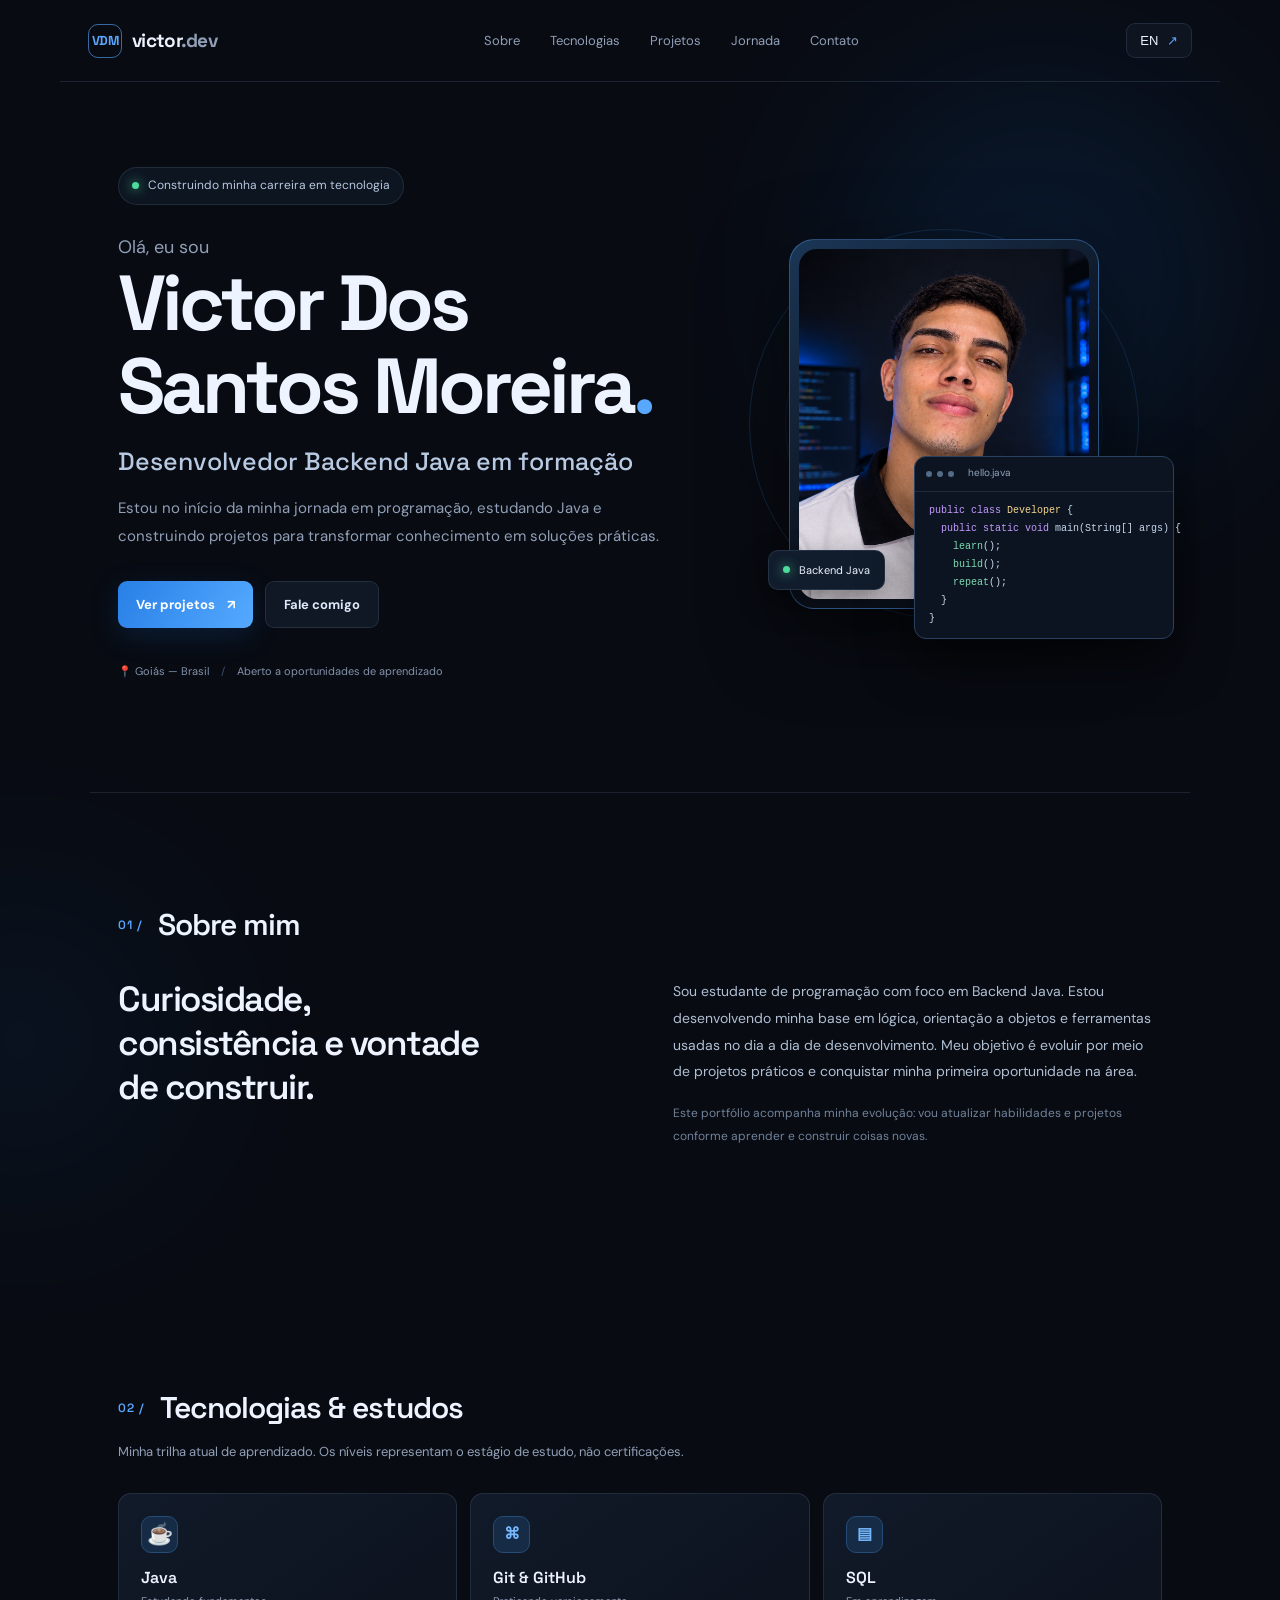
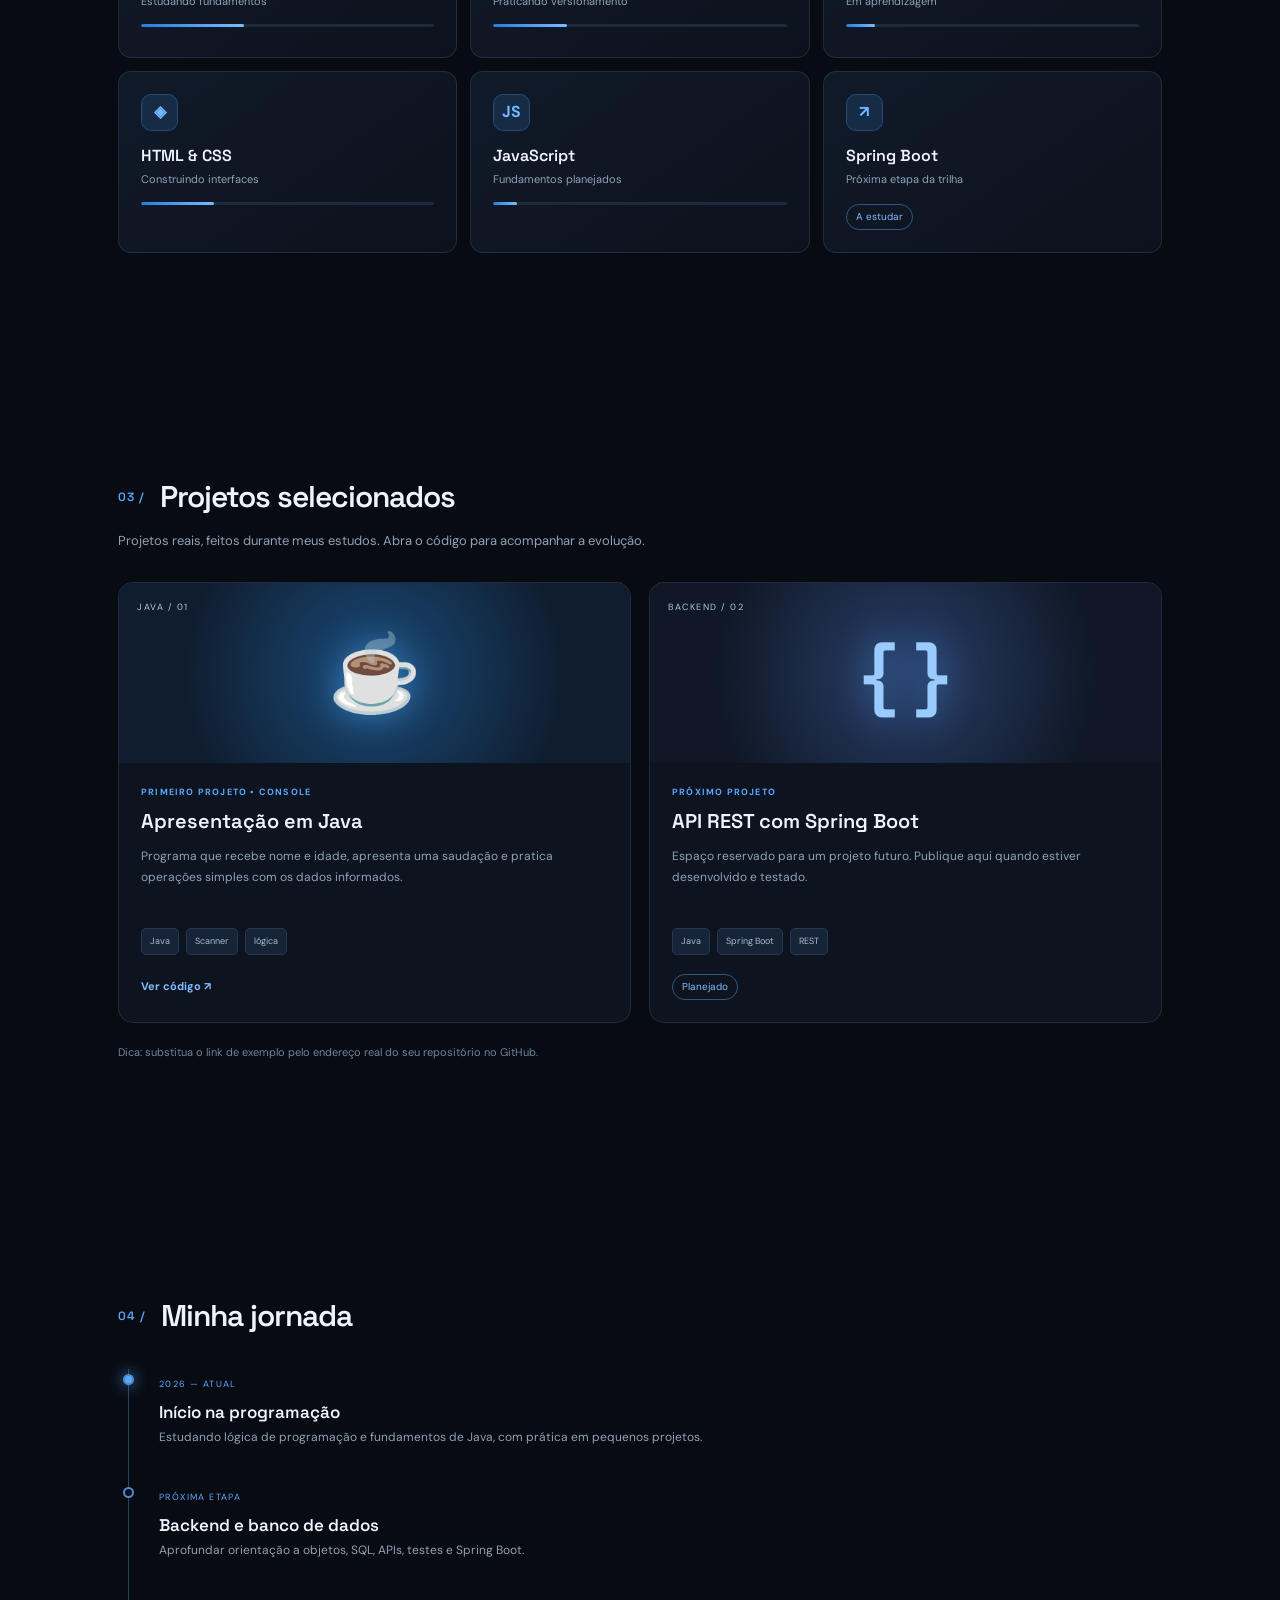
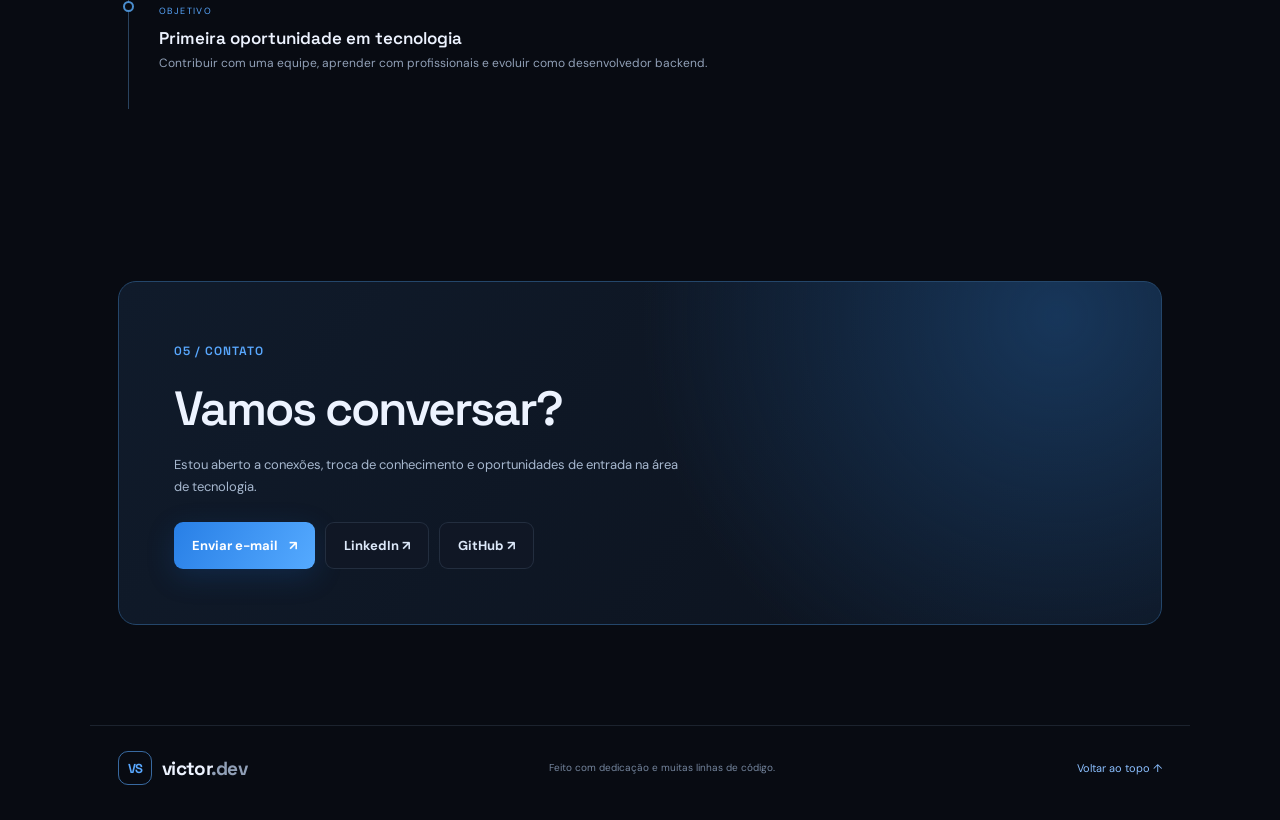
<file: index.html>
<!doctype html>
<html lang="pt-BR">
<head>
  <meta charset="UTF-8">
  <meta name="viewport" content="width=device-width, initial-scale=1.0">
  <meta name="description" content="Portfólio de Victor Dos Santos Moreira — desenvolvedor Backend Java em formação.">
  <meta name="theme-color" content="#080b12">
  <title>Victor Dos Santos Moreira | Backend Java Developer</title>
  <link rel="preconnect" href="https://fonts.googleapis.com">
  <link rel="preconnect" href="https://fonts.gstatic.com" crossorigin>
  <link href="https://fonts.googleapis.com/css2?family=DM+Sans:wght@400;500;600;700&family=Space+Grotesk:wght@400;500;600;700&display=swap" rel="stylesheet">
  <link rel="stylesheet" href="styles.css">
</head>
<body>
  <div class="ambient ambient-one"></div><div class="ambient ambient-two"></div>
  <header class="header">
    <a class="brand" href="#home" aria-label="Victor Dos Santos Moreira, início"><span class="brand-mark">VDM</span><span>victor<span class="muted">.dev</span></span></a>
    <button class="menu-toggle" id="menuToggle" aria-label="Abrir menu" aria-expanded="false">☰</button>
    <nav class="nav" id="nav">
      <a href="#about" data-i18n="navAbout">Sobre</a>
      <a href="#skills" data-i18n="navSkills">Tecnologias</a>
      <a href="#projects" data-i18n="navProjects">Projetos</a>
      <a href="#journey" data-i18n="navJourney">Jornada</a>
      <a href="#contact" data-i18n="navContact">Contato</a>
    </nav>
    <button class="language-switch" id="languageSwitch" aria-label="Switch language">EN <span>↗</span></button>
  </header>

  <main>
    <section class="hero section" id="home">
      <div class="hero-copy">
        <div class="eyebrow"><span class="status-dot"></span><span data-i18n="availability">Construindo minha carreira em tecnologia</span></div>
        <p class="intro" data-i18n="hello">Olá, eu sou</p>
        <h1>Victor Dos Santos Moreira<span class="accent">.</span></h1>
        <h2 data-i18n="role">Desenvolvedor Backend Java em formação</h2>
        <p class="hero-description" data-i18n="heroText">Estou no início da minha jornada em programação, estudando Java e construindo projetos para transformar conhecimento em soluções práticas.</p>
        <div class="hero-actions">
          <a class="button button-primary" href="#projects" data-i18n="seeProjects">Ver projetos <span>↗</span></a>
          <a class="button button-secondary" href="#contact" data-i18n="contactMe">Fale comigo</a>
        </div>
        <div class="hero-meta"><span>📍 Goiás — Brasil</span><span class="meta-separator">/</span><span data-i18n="openTo">Aberto a oportunidades de aprendizado</span></div>
      </div>
      <div class="hero-visual">
        <div class="photo-frame">
          <!-- Adicione sua foto na pasta assets e troque o src abaixo para assets/minha-foto.jpg -->
          <div class="photo-placeholder" id="photoPlaceholder">
            <div class="placeholder-initials">VDM</div>
            <span data-i18n="addPhoto">Adicione sua foto</span>
            <small><assets>
            <minha_foto class="png"></minha_foto></small>
          </div>
          <img id="profilePhoto" 
          src="minha_foto.png" 
          alt="Foto de Victor Dos Santos Moreira" 
          onerror="this.style.display='none'">
          <div class="photo-tag">
            <span class="status-dot">
            </span> Backend Java</div>
        </div>
        <div class="floating-card code-card">
          <div class="code-top"><i></i><i></i><i></i><span>hello.java</span></div>
          <pre><span class="code-purple">public class</span> <span class="code-yellow">Developer</span> {
  <span class="code-purple">public static void</span> main(String[] args) {
    <span class="code-green">learn</span>();
    <span class="code-green">build</span>();
    <span class="code-green">repeat</span>();
  }
}</pre>
        </div>
        <div class="visual-orbit"></div>
      </div>
    </section>

    <section class="section about-section" id="about">
      <div class="section-heading">
      <span class="section-index">01 /</span><h2 data-i18n="aboutTitle">Sobre mim</h2></div>
      <div class="about-grid">
        <div><p class="large-copy" data-i18n="aboutLead">Curiosidade, consistência e vontade de construir.</p></div>
        <div class="about-text">
          <p data-i18n="aboutText">Sou estudante de programação com foco em Backend Java. Estou desenvolvendo minha base em lógica, orientação a objetos e ferramentas usadas no dia a dia de desenvolvimento. Meu objetivo é evoluir por meio de projetos práticos e conquistar minha primeira oportunidade na área.</p>
          <p class="subtle" data-i18n="aboutNote">Este portfólio acompanha minha evolução: vou atualizar habilidades e projetos conforme aprender e construir coisas novas.</p>
        </div>
      </div>
    </section>

    <section class="section" id="skills">
      <div class="section-heading"><span class="section-index">02 /</span><h2 data-i18n="skillsTitle">Tecnologias & estudos</h2></div>
      <p class="section-subtitle" data-i18n="skillsSubtitle">Minha trilha atual de aprendizado. Os níveis representam o estágio de estudo, não certificações.</p>
      <div class="skills-grid">
        <article class="skill-card"><div class="skill-icon java-icon">☕</div><h3>Java</h3><p data-i18n="javaLevel">Estudando fundamentos</p><span class="skill-track"><i style="width:35%"></i></span></article>
        <article class="skill-card"><div class="skill-icon">⌘</div><h3>Git & GitHub</h3><p data-i18n="gitLevel">Praticando versionamento</p><span class="skill-track"><i style="width:25%"></i></span></article>
        <article class="skill-card"><div class="skill-icon">▤</div><h3>SQL</h3><p data-i18n="sqlLevel">Em aprendizagem</p><span class="skill-track"><i style="width:10%"></i></span></article>
        <article class="skill-card"><div class="skill-icon">◈</div><h3>HTML & CSS</h3><p data-i18n="webLevel">Construindo interfaces</p><span class="skill-track"><i style="width:25%"></i></span></article>
        <article class="skill-card"><div class="skill-icon">JS</div><h3>JavaScript</h3><p data-i18n="jsLevel">Fundamentos planejados</p><span class="skill-track"><i style="width:8%"></i></span></article>
        <article class="skill-card future-card"><div class="skill-icon">↗</div><h3>Spring Boot</h3><p data-i18n="futureLevel">Próxima etapa da trilha</p><span class="future-label" data-i18n="comingSoon">A estudar</span></article>
      </div>
    </section>

    <section class="section" id="projects">
      <div class="section-heading"><span class="section-index">03 /</span><h2 data-i18n="projectsTitle">Projetos selecionados</h2></div>
      <p class="section-subtitle" data-i18n="projectsSubtitle">Projetos reais, feitos durante meus estudos. Abra o código para acompanhar a evolução.</p>
      <div class="projects-grid">
        <article class="project-card">
          <div class="project-art art-java"><span class="art-symbol">☕</span><span class="art-label">JAVA / 01</span></div>
          <div class="project-content"><div class="project-type" data-i18n="consoleProject">PRIMEIRO PROJETO • CONSOLE</div><h3 data-i18n="projectOneTitle">Apresentação em Java</h3><p data-i18n="projectOneText">Programa que recebe nome e idade, apresenta uma saudação e pratica operações simples com os dados informados.</p><div class="tag-row"><span>Java</span><span>Scanner</span><span> lógica</span></div><a class="project-link" href="https://github.com/SEU-USUARIO/SEU-REPOSITORIO" target="_blank" rel="noreferrer"><span data-i18n="viewCode">Ver código</span> ↗</a></div>
        </article>
        <article class="project-card project-placeholder">
          <div class="project-art art-api"><span class="art-symbol">{ }</span><span class="art-label">BACKEND / 02</span></div>
          <div class="project-content"><div class="project-type" data-i18n="nextProject">PRÓXIMO PROJETO</div><h3 data-i18n="projectTwoTitle">API REST com Spring Boot</h3><p data-i18n="projectTwoText">Espaço reservado para um projeto futuro. Publique aqui quando estiver desenvolvido e testado.</p><div class="tag-row"><span>Java</span><span>Spring Boot</span><span>REST</span></div><span class="coming-soon" data-i18n="inProgress">Planejado</span></div>
        </article>
      </div>
      <p class="projects-footnote" data-i18n="projectFootnote">Dica: substitua o link de exemplo pelo endereço real do seu repositório no GitHub.</p>
    </section>

    <section class="section journey-section" id="journey">
      <div class="section-heading"><span class="section-index">04 /</span><h2 data-i18n="journeyTitle">Minha jornada</h2></div>
      <div class="timeline">
        <div class="timeline-item"><span class="timeline-point active"></span><div><span class="timeline-date">2026 — <span data-i18n="current">ATUAL</span></span><h3 data-i18n="journeyOneTitle">Início na programação</h3><p data-i18n="journeyOneText">Estudando lógica de programação e fundamentos de Java, com prática em pequenos projetos.</p></div></div>
        <div class="timeline-item"><span class="timeline-point"></span><div><span class="timeline-date" data-i18n="nextStep">PRÓXIMA ETAPA</span><h3 data-i18n="journeyTwoTitle">Backend e banco de dados</h3><p data-i18n="journeyTwoText">Aprofundar orientação a objetos, SQL, APIs, testes e Spring Boot.</p></div></div>
        <div class="timeline-item"><span class="timeline-point"></span><div><span class="timeline-date" data-i18n="longTerm">OBJETIVO</span><h3 data-i18n="journeyThreeTitle">Primeira oportunidade em tecnologia</h3><p data-i18n="journeyThreeText">Contribuir com uma equipe, aprender com profissionais e evoluir como desenvolvedor backend.</p></div></div>
      </div>
    </section>

    <section class="section contact-section" id="contact">
      <div class="contact-panel">
        <span class="section-index">05 / <span data-i18n="contactLabel">CONTATO</span></span>
        <h2 data-i18n="contactTitle">Vamos conversar?</h2>
        <p data-i18n="contactText">Estou aberto a conexões, troca de conhecimento e oportunidades de entrada na área de tecnologia.</p>
        <div class="contact-links">
          <a href="mailto:victorsantosmoreira174@gmail.com" class="button button-primary"><span data-i18n="sendEmail">Enviar e-mail</span> ↗</a>
          <a href="https://www.linkedin.com/in/victor-dos-santos-moreira-ramos-6a8694324/" target="_blank" rel="noreferrer" class="button button-secondary">LinkedIn ↗</a>
          <a href="https://github.com/victormoreira007" target="_blank" rel="noreferrer" class="button button-secondary">GitHub ↗</a>
        </div>
      </div>
    </section>
  </main>

  <footer class="footer"><a class="brand" href="#home"><span class="brand-mark">VS</span><span>victor<span class="muted">.dev</span></span></a><span data-i18n="footer">Feito com dedicação e muitas linhas de código.</span><a href="#home" class="back-top" data-i18n="backTop">Voltar ao topo ↑</a></footer>
  <script src="script.js"></script>
</body>
</html>
</file>
<file: styles.css>
:root{--bg:#080b12;--panel:#0e1420;--panel2:#111a29;--text:#edf3ff;--muted:#91a0b7;--blue:#59a8ff;--blue2:#2378e5;--line:rgba(150,180,220,.14);--font:'DM Sans',sans-serif;--display:'Space Grotesk',sans-serif}*{box-sizing:border-box}html{scroll-behavior:smooth;scroll-padding-top:95px}body{margin:0;background:var(--bg);color:var(--text);font-family:var(--font);line-height:1.65;overflow-x:hidden}a{color:inherit;text-decoration:none}.ambient{position:absolute;pointer-events:none;filter:blur(100px);opacity:.16;border-radius:50%;z-index:-1}.ambient-one{width:380px;height:380px;background:#1264c5;top:80px;right:4%}.ambient-two{width:280px;height:280px;background:#164d89;top:900px;left:-120px}.header{height:82px;max-width:1160px;padding:0 28px;margin:auto;display:flex;align-items:center;justify-content:space-between;border-bottom:1px solid var(--line)}.brand{display:flex;align-items:center;gap:10px;font:700 19px var(--display);letter-spacing:-.7px}.brand-mark{display:grid;place-items:center;width:34px;height:34px;border:1px solid rgba(89,168,255,.6);border-radius:10px;color:var(--blue);font-size:13px}.muted{color:var(--muted)}.nav{display:flex;gap:30px}.nav a,.language-switch{font-size:13px;color:var(--muted);transition:.2s}.nav a:hover,.language-switch:hover{color:var(--blue)}.language-switch{border:1px solid var(--line);background:var(--panel);padding:9px 13px;border-radius:9px;color:var(--text);cursor:pointer}.language-switch span{color:var(--blue);margin-left:5px}.menu-toggle{display:none;background:none;border:0;color:var(--text);font-size:24px}.section{max-width:1100px;margin:auto;padding:112px 28px}.hero{min-height:660px;display:grid;grid-template-columns:1.12fr .88fr;align-items:center;gap:55px;padding-top:85px}.eyebrow{display:inline-flex;align-items:center;gap:9px;border:1px solid var(--line);background:rgba(17,26,41,.7);padding:8px 13px;border-radius:30px;color:#b8c8df;font-size:12px}.status-dot{width:7px;height:7px;border-radius:50%;background:#4cdb9a;box-shadow:0 0 12px #4cdb9a;display:inline-block}.intro{color:var(--muted);margin:28px 0 0;font-size:18px}.hero h1{font:700 clamp(48px,7vw,78px)/1.06 var(--display);letter-spacing:-4px;margin:0}.accent{color:var(--blue)}.hero h2{font:500 clamp(19px,2.3vw,25px) var(--display);color:#b8c9e2;margin:17px 0}.hero-description{max-width:550px;color:var(--muted);font-size:15px;line-height:1.9}.hero-actions{display:flex;gap:12px;margin-top:30px;flex-wrap:wrap}.button{display:inline-flex;align-items:center;justify-content:center;gap:12px;padding:12px 18px;border-radius:9px;font-size:13px;font-weight:700;transition:transform .2s,border-color .2s}.button:hover{transform:translateY(-3px)}.button-primary{background:linear-gradient(120deg,#287fe6,#55aaff);color:white;box-shadow:0 8px 28px #1764bf35}.button-secondary{border:1px solid var(--line);background:#101725;color:#dce8f9}.button-secondary:hover{border-color:#559ce8}.hero-meta{display:flex;gap:12px;flex-wrap:wrap;margin-top:34px;color:#8292aa;font-size:11px}.meta-separator{color:#38516f}.hero-visual{position:relative;min-height:420px;display:grid;place-items:center}.photo-frame{width:min(310px,75%);height:370px;border-radius:25px;border:1px solid rgba(89,168,255,.4);padding:9px;background:linear-gradient(145deg,#1b3656,#0b111c 60%);position:relative;z-index:2;box-shadow:0 25px 80px #0008}.photo-placeholder{height:100%;border-radius:18px;background:radial-gradient(circle at 50% 35%,#1d3e64,#101927 65%);display:flex;flex-direction:column;align-items:center;justify-content:center;color:#a7bbd5;gap:9px}.placeholder-initials{font:700 65px var(--display);color:#6cb5ff}.photo-placeholder small{font-size:10px;color:#7288a4}.photo-frame img{width:100%;height:100%;object-fit:cover;border-radius:18px;position:absolute;inset:9px;width:calc(100% - 18px);height:calc(100% - 18px)}.photo-tag{position:absolute;bottom:18px;left:-22px;background:#111c2c;border:1px solid var(--line);padding:10px 14px;border-radius:10px;font-size:11px;display:flex;gap:9px;align-items:center;box-shadow:0 12px 30px #0007}.code-card{position:absolute;right:-12px;bottom:5px;width:260px;background:#0c1421;border:1px solid #29415e;border-radius:12px;z-index:3;box-shadow:0 20px 50px #0009;transform:translateY(10px)}.code-top{height:35px;border-bottom:1px solid var(--line);display:flex;align-items:center;gap:5px;padding:0 11px}.code-top i{width:6px;height:6px;background:#526b87;border-radius:50%}.code-top span{margin-left:9px;color:#91a4bd;font-size:10px}.code-card pre{font:10px/1.8 monospace;color:#c8d7eb;padding:10px 14px;margin:0}.code-purple{color:#c49aff}.code-yellow{color:#f4d58b}.code-green{color:#7ddbb2}.visual-orbit{position:absolute;width:390px;height:390px;border:1px solid #2b70b344;border-radius:50%;z-index:0}.visual-orbit:before,.visual-orbit:after{content:"";position:absolute;border:1px solid #2b70b322;border-radius:50%;inset:35px}.visual-orbit:after{inset:75px}.section-heading{display:flex;align-items:center;gap:15px;margin-bottom:34px}.section-index{font:600 12px var(--display);color:var(--blue);letter-spacing:1px}.section-heading h2{font:600 30px var(--display);letter-spacing:-1px;margin:0}.about-section{border-top:1px solid var(--line)}.about-grid{display:grid;grid-template-columns:1fr 1fr;gap:65px}.large-copy{font:600 35px/1.25 var(--display);letter-spacing:-1.5px;margin:0;max-width:390px}.about-text p{margin:0 0 17px;color:#b0bfd3;font-size:14px;line-height:1.9}.about-text .subtle{color:#71829a;font-size:12px}.section-subtitle{color:var(--muted);font-size:13px;margin:-20px 0 30px}.skills-grid{display:grid;grid-template-columns:repeat(3,1fr);gap:13px}.skill-card{background:linear-gradient(145deg,#111a29,#0c121d);border:1px solid var(--line);border-radius:13px;padding:22px;min-height:165px}.skill-icon{width:37px;height:37px;display:grid;place-items:center;background:#162b45;border:1px solid #254c77;border-radius:10px;color:#75b8ff;font-weight:700;margin-bottom:14px}.java-icon{font-size:21px}.skill-card h3{font:600 16px var(--display);margin:0 0 4px}.skill-card p{font-size:11px;color:var(--muted);margin:0 0 14px}.skill-track{height:3px;display:block;background:#1c2a3c;border-radius:10px;overflow:hidden}.skill-track i{height:100%;display:block;background:linear-gradient(90deg,#267ce0,#76bdff);border-radius:10px}.future-label,.coming-soon{font-size:10px;color:#84baff;border:1px solid #31577e;border-radius:20px;padding:4px 9px;display:inline-block}.projects-grid{display:grid;grid-template-columns:1fr 1fr;gap:18px}.project-card{border:1px solid var(--line);background:#0d1420;border-radius:15px;overflow:hidden;transition:.25s}.project-card:hover{transform:translateY(-4px);border-color:#3c78b5}.project-art{height:180px;display:flex;align-items:center;justify-content:center;position:relative;overflow:hidden}.art-java{background:radial-gradient(circle at 50% 50%,#194b78,#101d30 70%)}.art-api{background:radial-gradient(circle at 50% 50%,#293e68,#101827 70%)}.art-symbol{font:700 75px var(--display);color:#9acbff;text-shadow:0 0 35px #55aaff88}.art-label{position:absolute;top:17px;left:18px;font-size:9px;letter-spacing:1.5px;color:#b1c5df}.project-content{padding:22px}.project-type{font-size:9px;color:var(--blue);letter-spacing:1.2px;font-weight:700}.project-content h3{font:600 20px var(--display);margin:8px 0}.project-content p{font-size:12px;color:var(--muted);line-height:1.8;min-height:65px}.tag-row{display:flex;gap:7px;flex-wrap:wrap;margin:17px 0}.tag-row span{font-size:9px;color:#a8bbd4;background:#172337;border:1px solid #233953;padding:5px 8px;border-radius:5px}.project-link{font-size:11px;color:#82bcff;font-weight:700}.projects-footnote{color:#70839c;font-size:11px;margin-top:20px}.timeline{max-width:760px;margin-left:10px;border-left:1px solid #29435f;padding:0 0 0 30px}.timeline-item{position:relative;padding:0 0 35px}.timeline-point{position:absolute;width:11px;height:11px;border:2px solid #4a8dce;background:var(--bg);border-radius:50%;left:-36px;top:5px}.timeline-point.active{background:var(--blue);box-shadow:0 0 15px #4e9df2}.timeline-date{font-size:9px;letter-spacing:1.4px;color:var(--blue)}.timeline-item h3{font:600 17px var(--display);margin:5px 0}.timeline-item p{color:var(--muted);font-size:12px;margin:0;max-width:600px}.contact-section{padding-top:60px;padding-bottom:100px}.contact-panel{padding:55px;border:1px solid #24466a;border-radius:18px;background:radial-gradient(circle at 90% 10%,#17365a 0,transparent 42%),linear-gradient(130deg,#101b2b,#0c121d)}.contact-panel h2{font:600 clamp(32px,5vw,48px) var(--display);letter-spacing:-2px;margin:15px 0}.contact-panel p{max-width:520px;color:#a7b8cf;font-size:13px}.contact-links{display:flex;gap:10px;flex-wrap:wrap;margin-top:25px}.footer{max-width:1100px;margin:auto;border-top:1px solid var(--line);padding:25px 28px 35px;display:flex;align-items:center;justify-content:space-between;gap:20px}.footer>span{font-size:10px;color:#75869e}.back-top{font-size:11px;color:#8bbfff}.menu-toggle{cursor:pointer}
@media(max-width:800px){.nav{gap:15px}.hero{gap:20px}.code-card{right:-20px;width:230px}.skills-grid{grid-template-columns:repeat(2,1fr)}}@media(max-width:620px){.header{height:70px;padding:0 20px}.menu-toggle{display:block;margin-left:auto;margin-right:15px}.nav{display:none;position:absolute;top:69px;left:0;right:0;background:#0c121d;border-bottom:1px solid var(--line);padding:20px;z-index:10;flex-direction:column;gap:17px}.nav.open{display:flex}.hero{grid-template-columns:1fr;padding-top:65px;gap:20px}.hero h1{font-size:55px}.hero-visual{min-height:390px;margin-top:10px}.photo-frame{height:330px;width:260px}.code-card{right:0;bottom:0}.visual-orbit{width:310px;height:310px}.section{padding:75px 21px}.about-grid{grid-template-columns:1fr;gap:20px}.large-copy{font-size:30px}.skills-grid,.projects-grid{grid-template-columns:1fr}.skill-card{min-height:145px}.project-art{height:155px}.contact-panel{padding:30px 22px}.footer{padding:22px 20px;flex-wrap:wrap}.footer>span{order:3;width:100%}.section-heading h2{font-size:26px}}@media(prefers-reduced-motion:reduce){html{scroll-behavior:auto}*,*:before,*:after{transition:none!important}}
</file>
